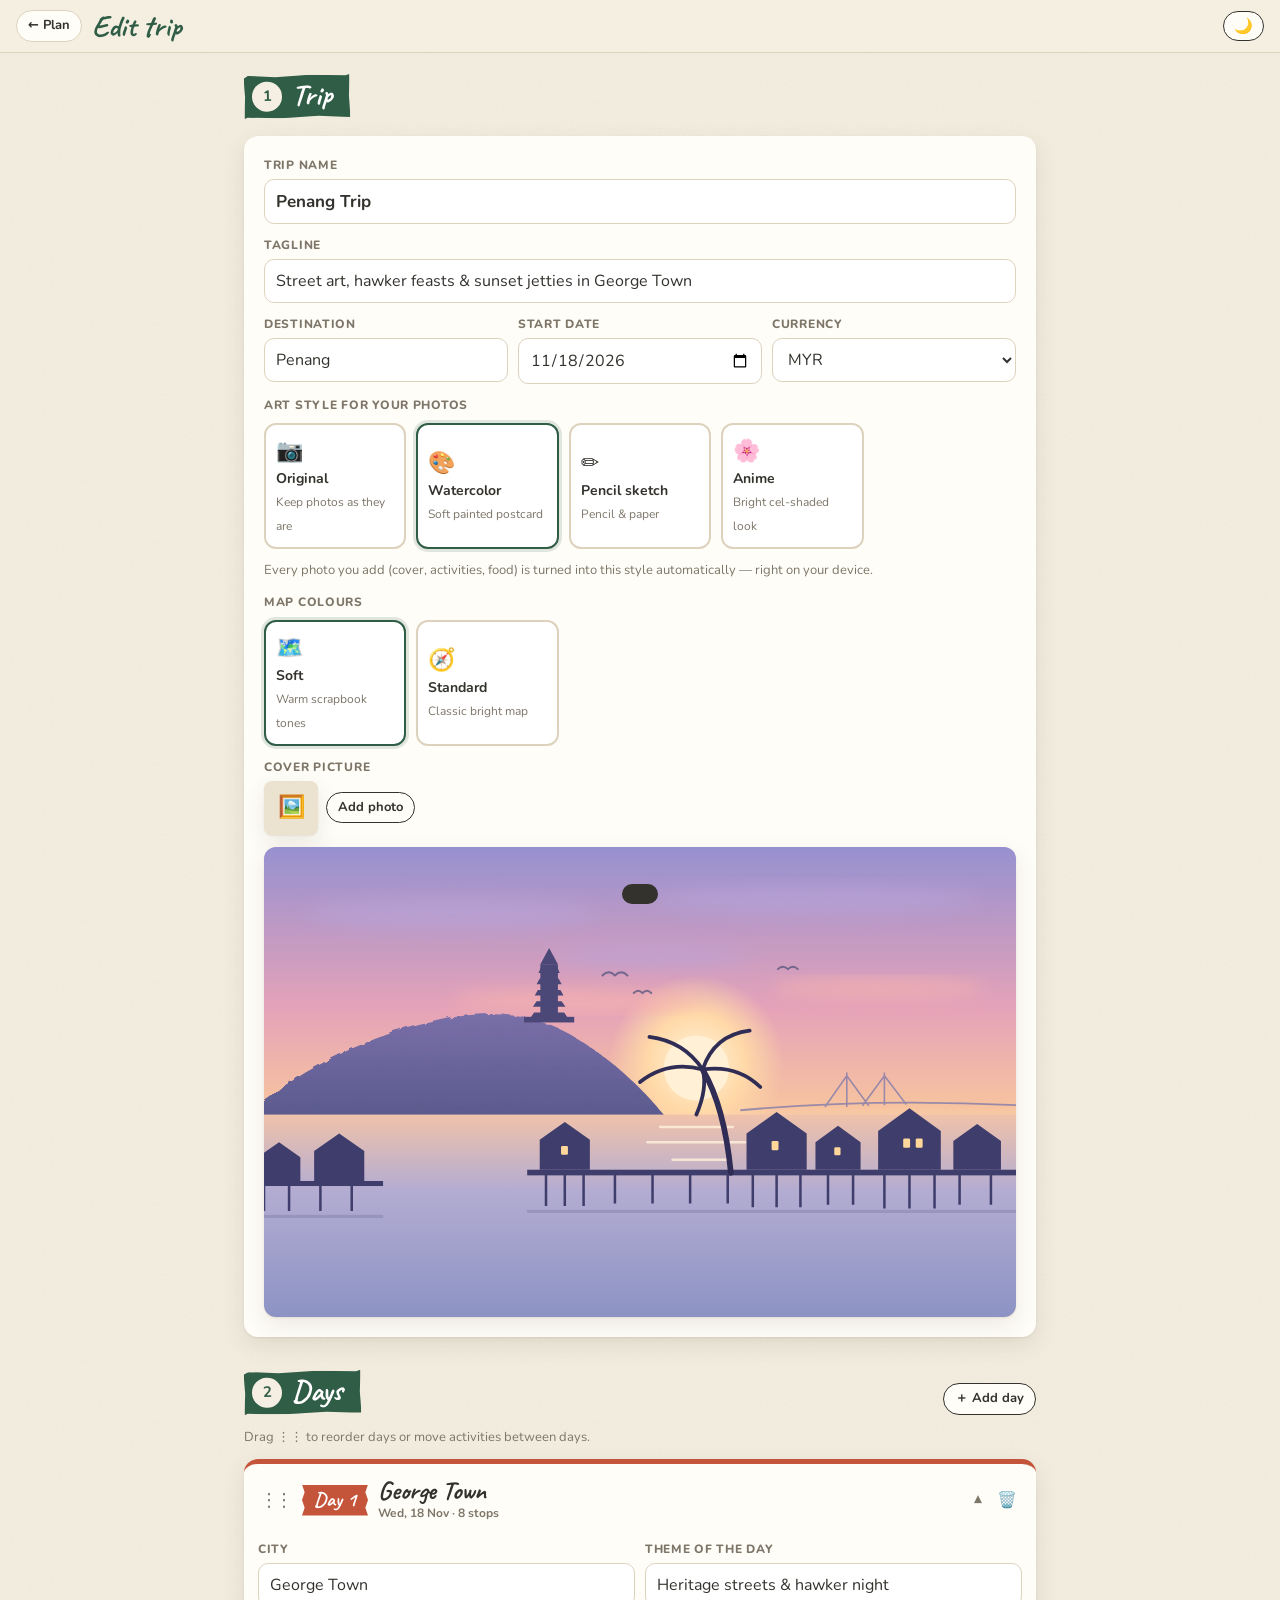
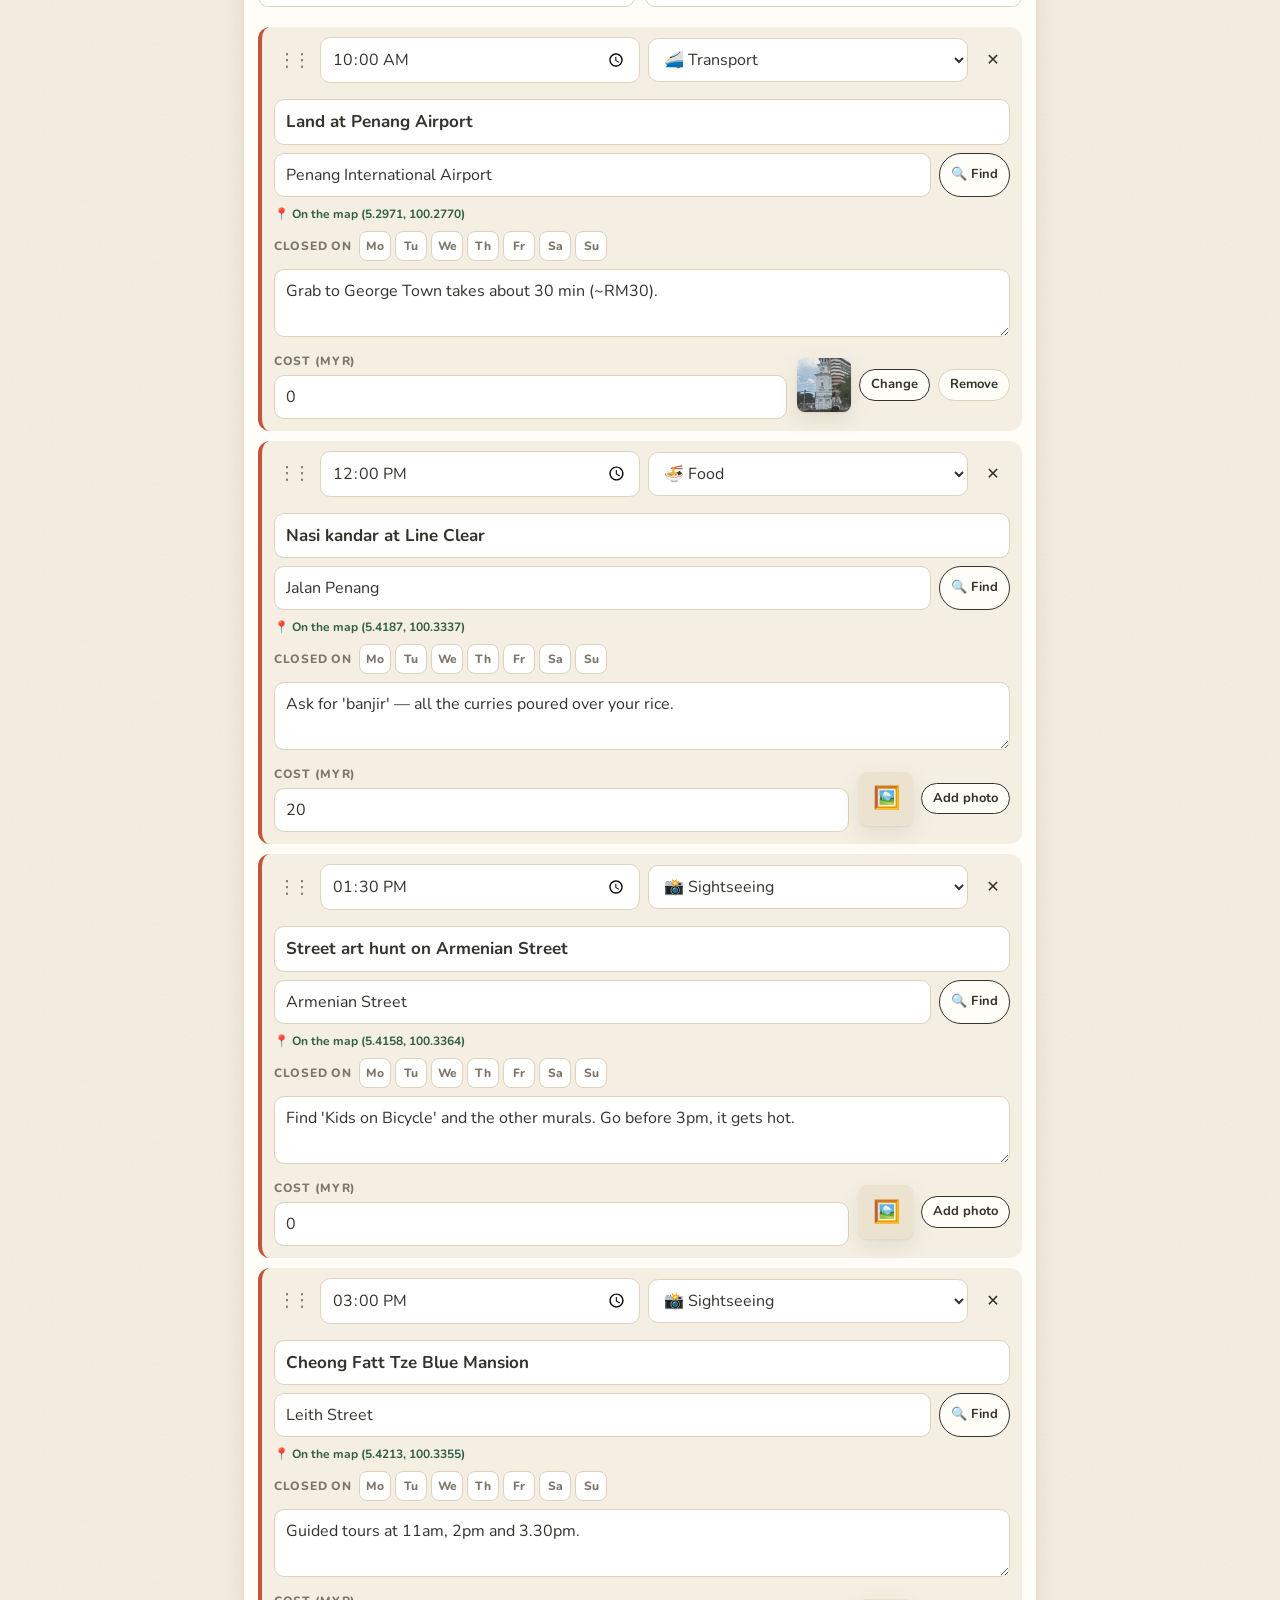
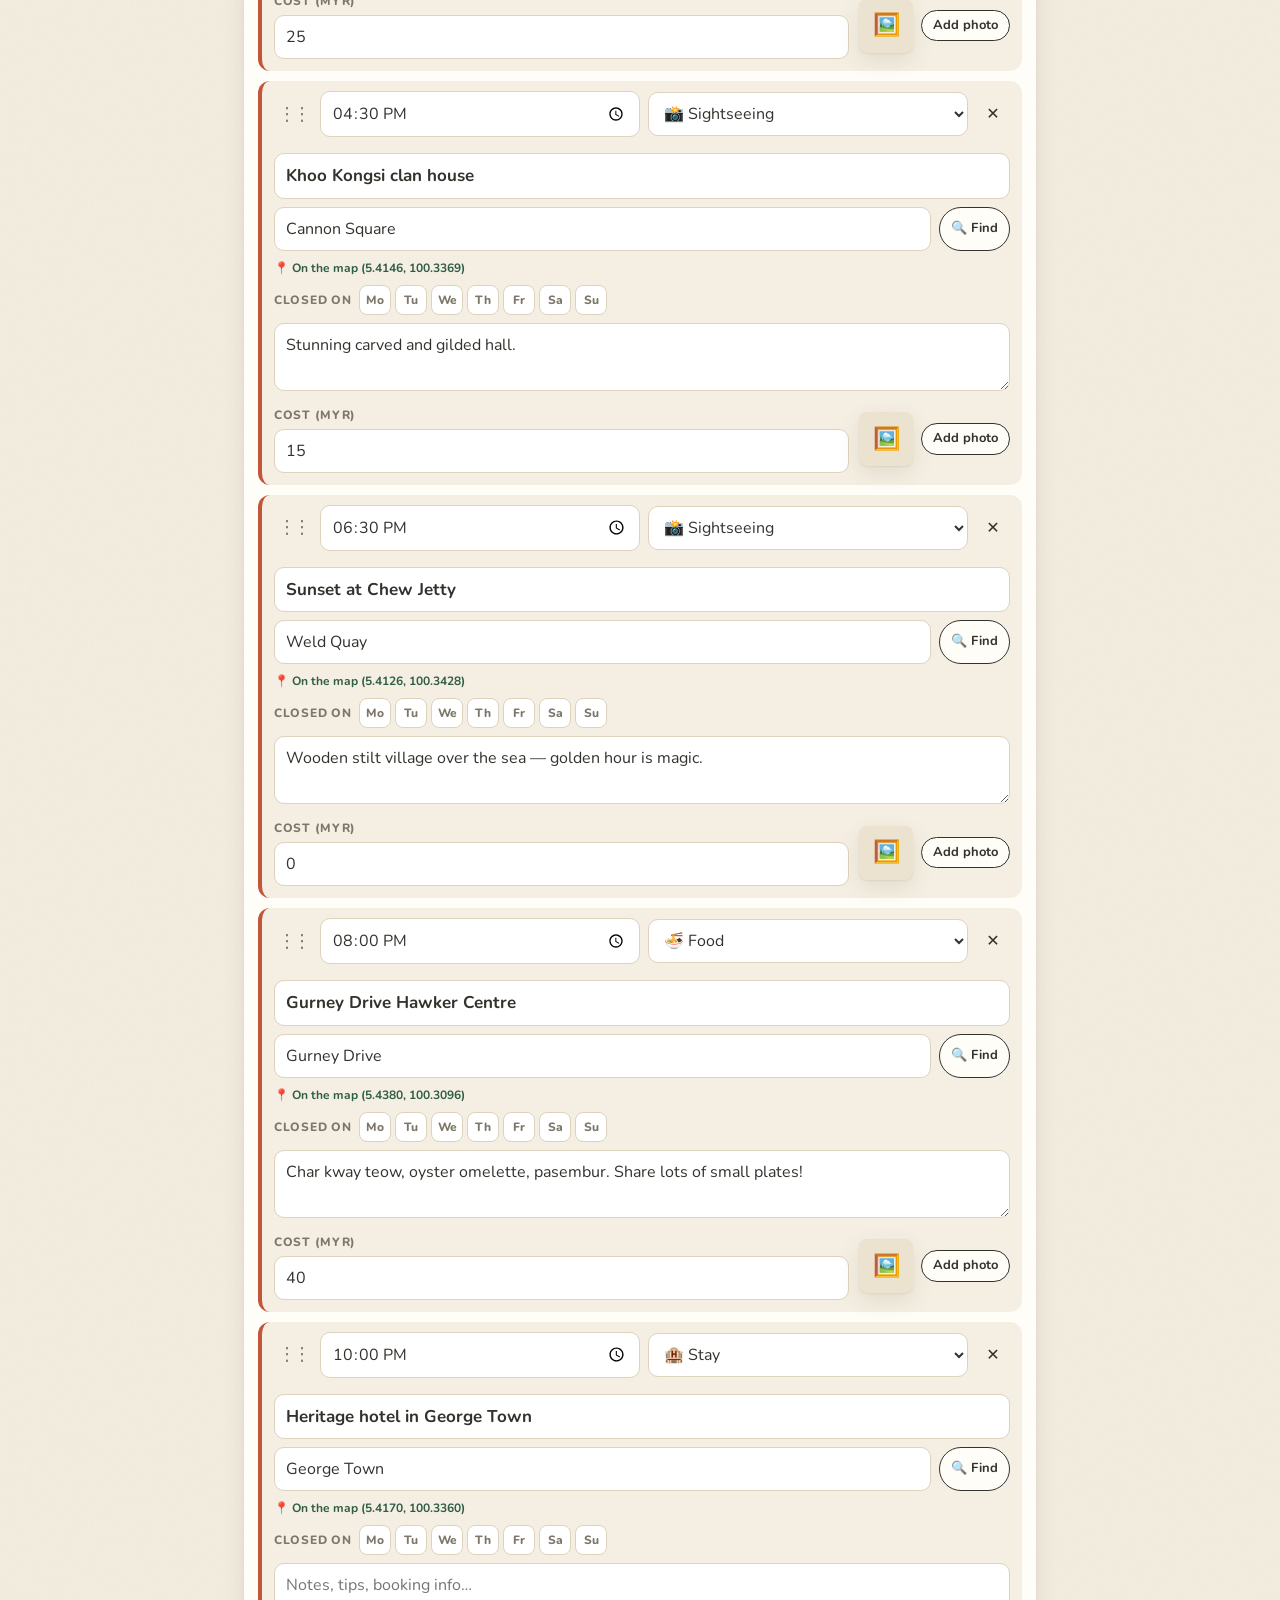
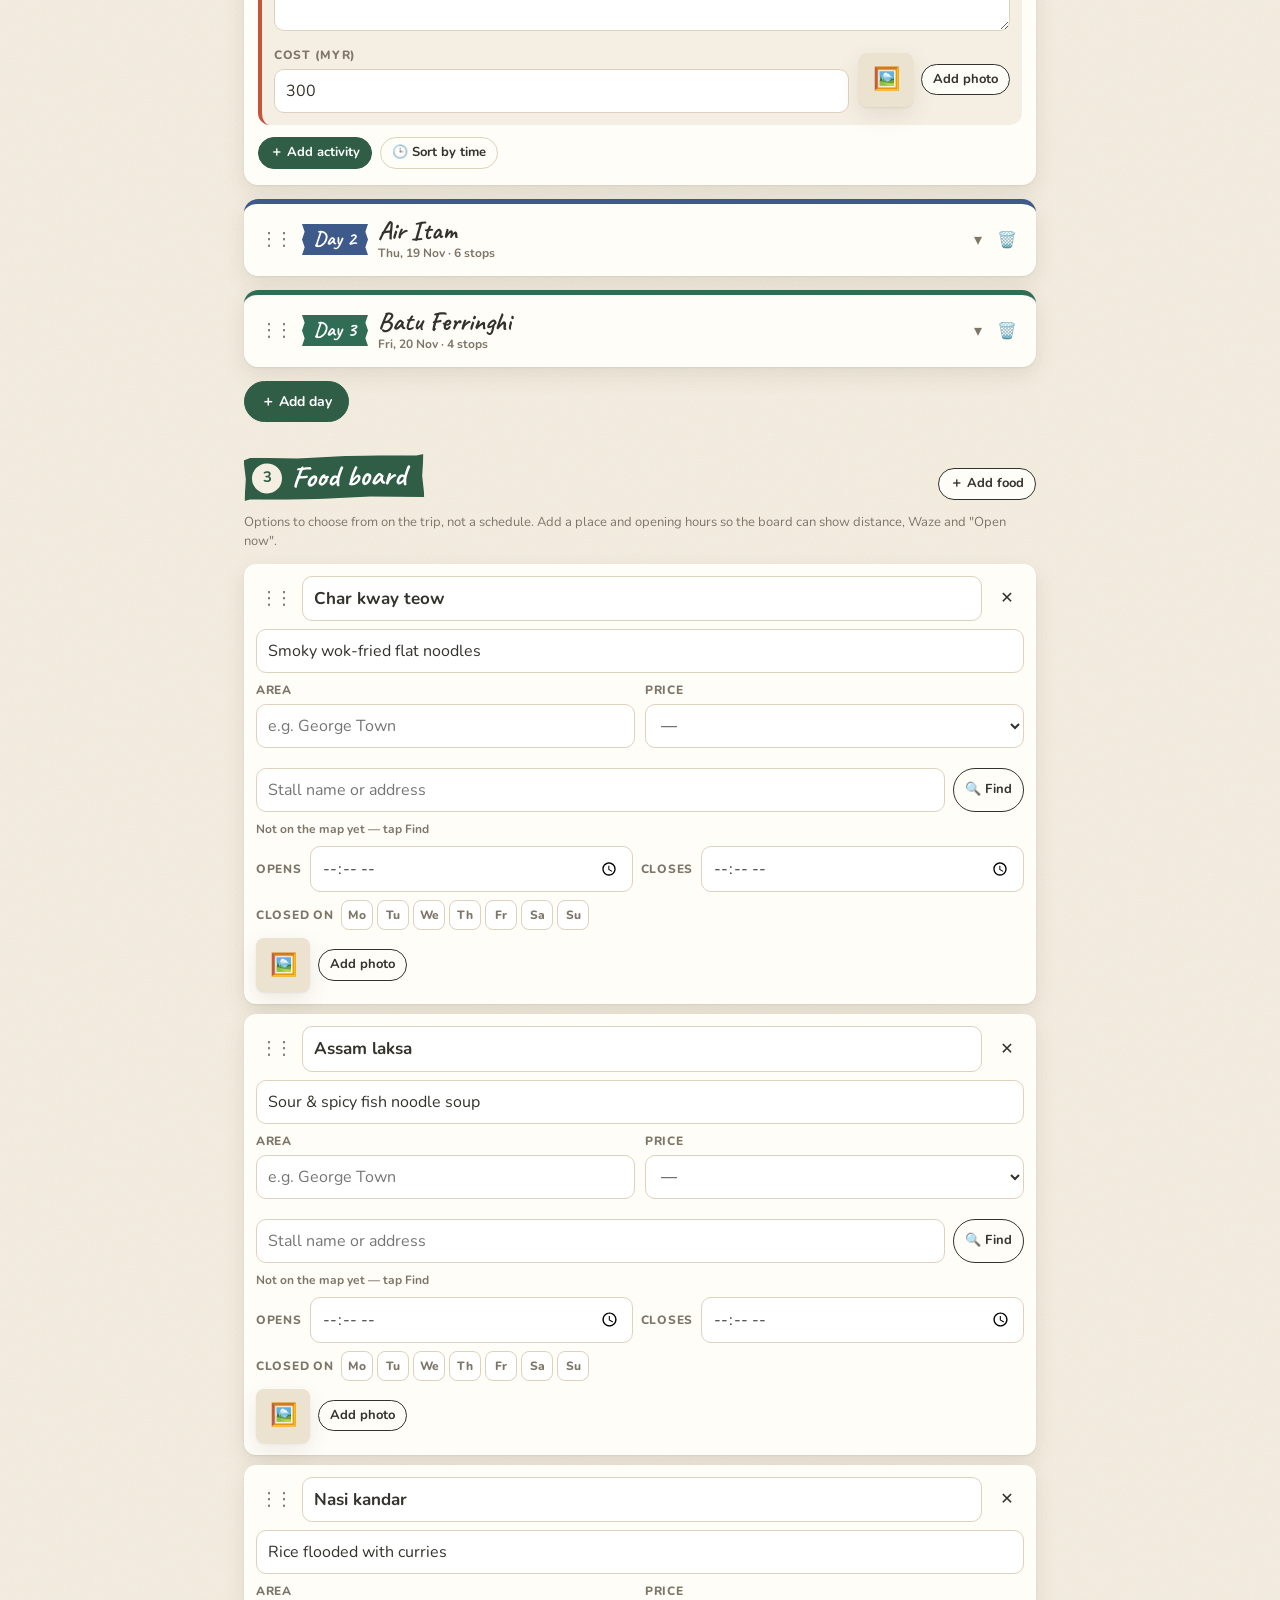
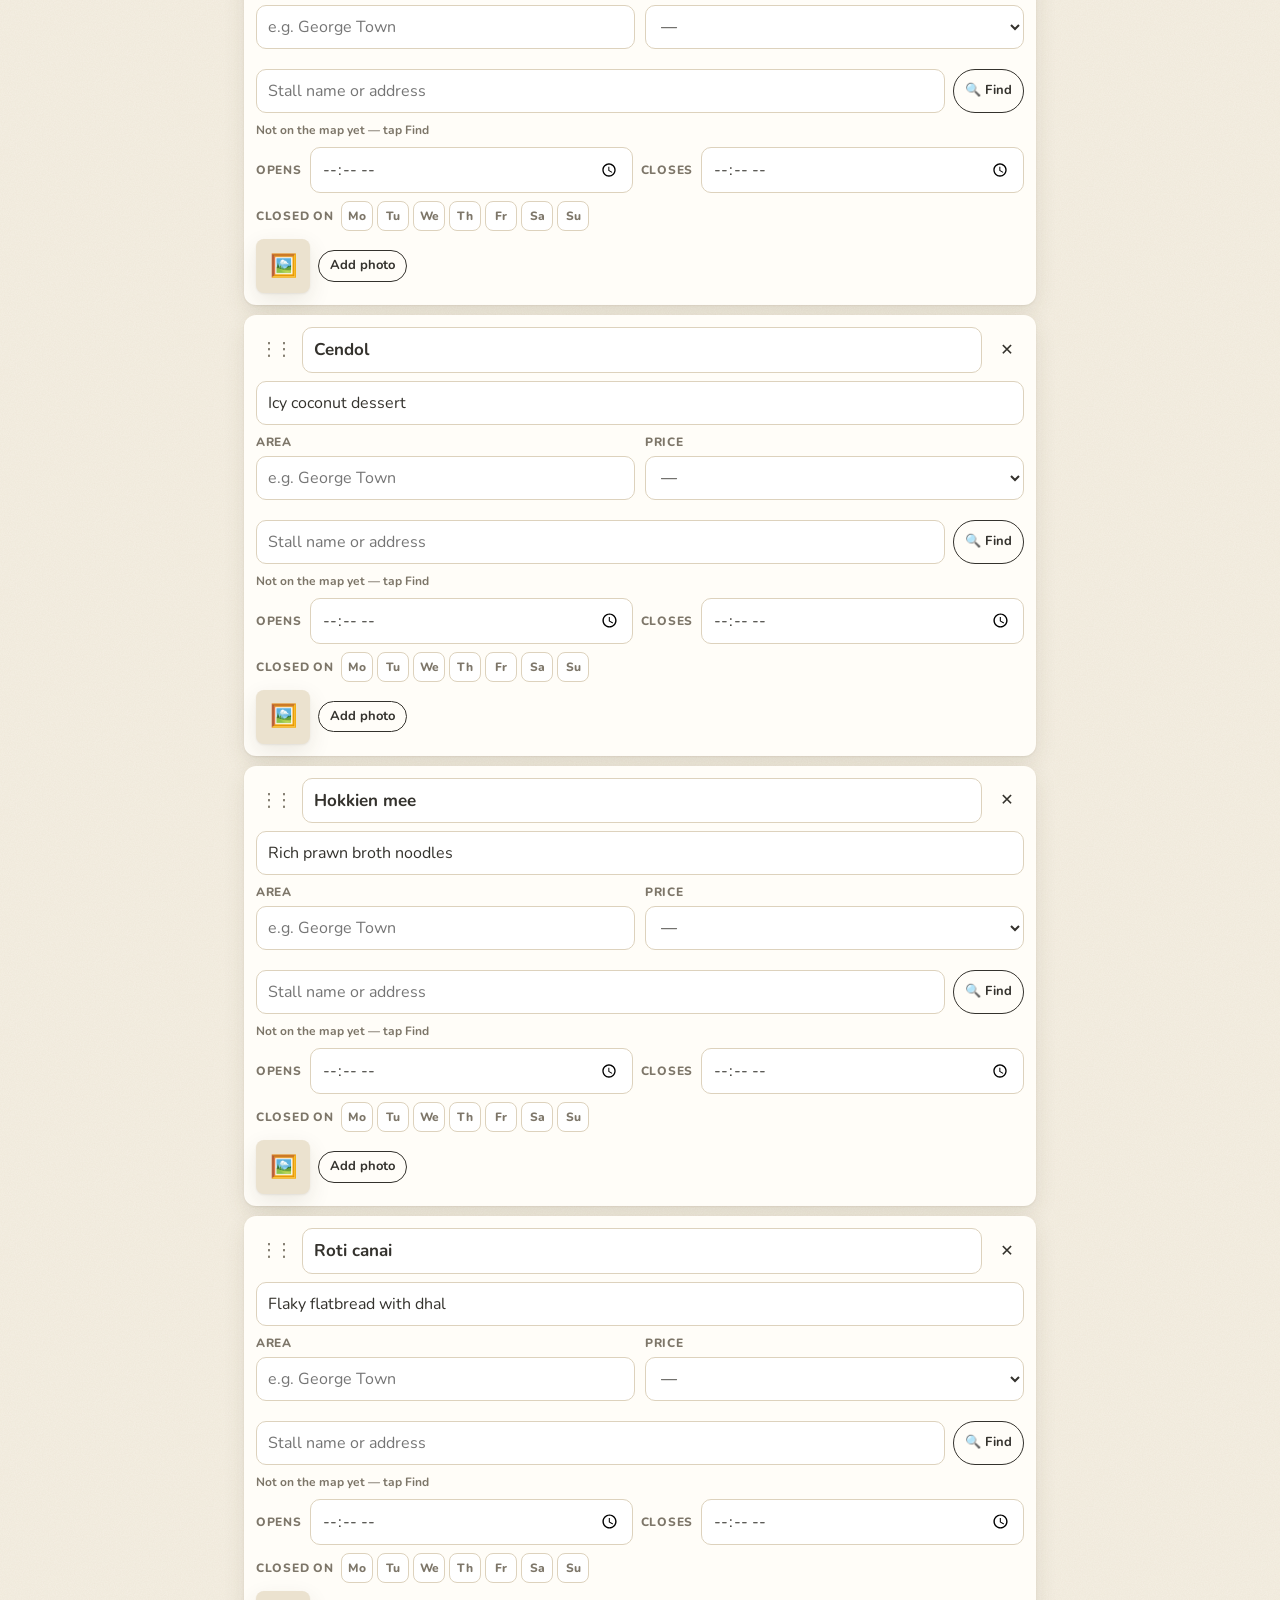
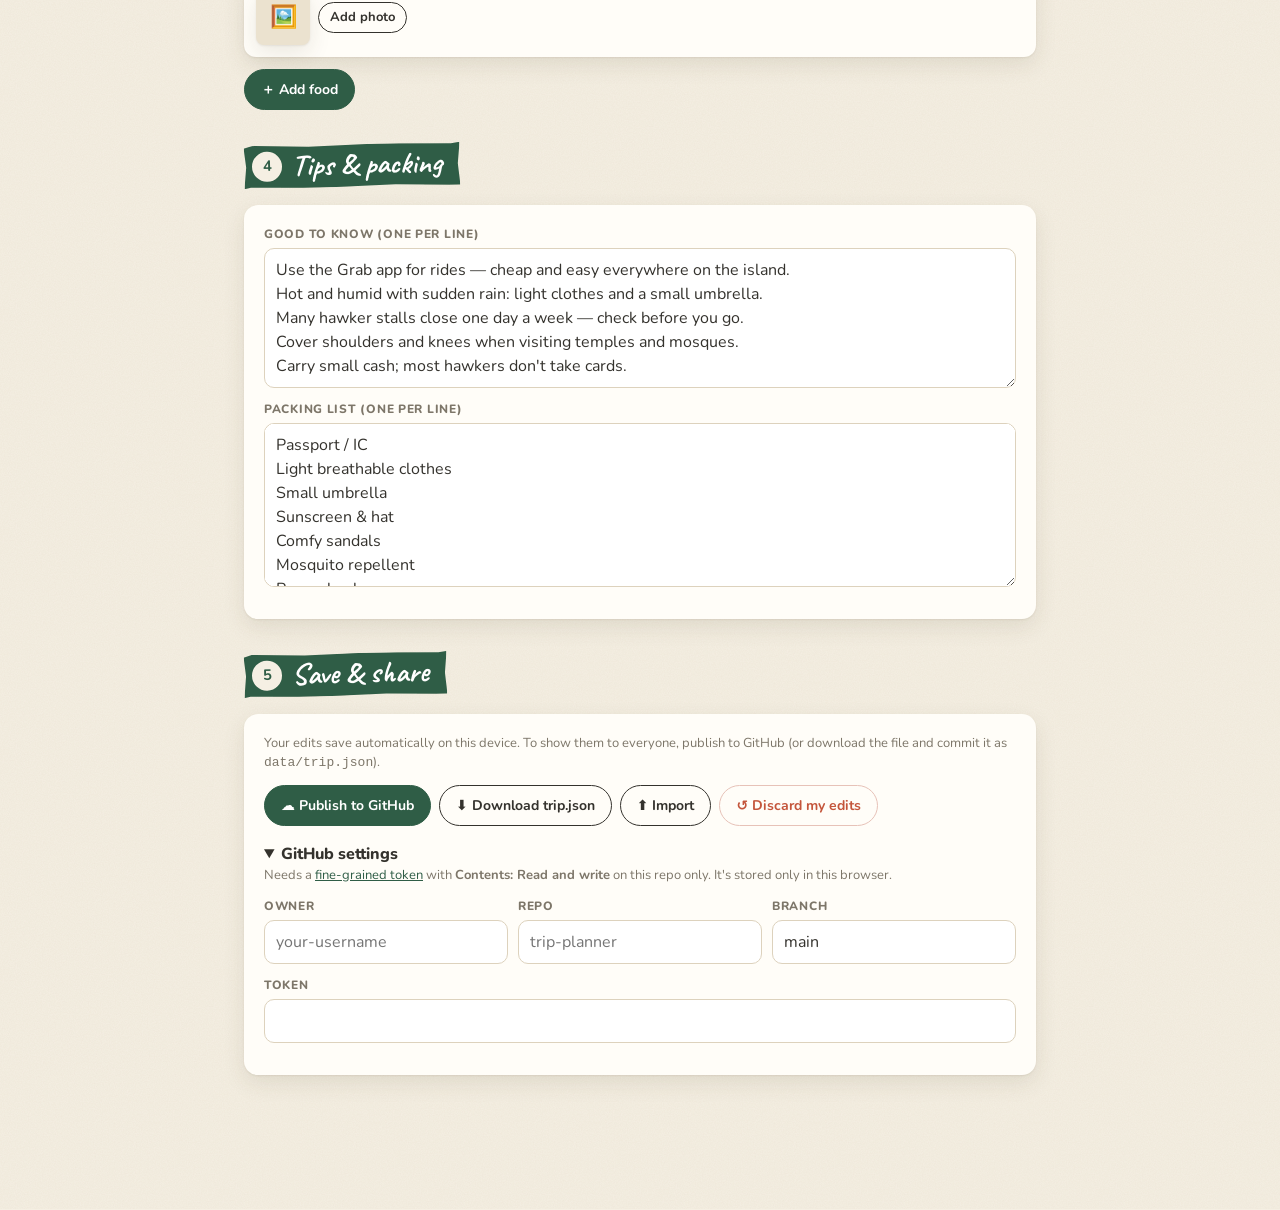
<file: edit.html>
<!doctype html>
<html lang="en">
<head>
  <meta charset="utf-8">
  <meta name="viewport" content="width=device-width, initial-scale=1, viewport-fit=cover">
  <meta name="theme-color" content="#f5efe3">
  <title>Edit Trip</title>
  <script>try{var t=localStorage.getItem('tripPlanner.theme');if(t)document.documentElement.dataset.theme=t}catch(e){}</script>
  <link rel="preconnect" href="https://fonts.googleapis.com">
  <link rel="preconnect" href="https://fonts.gstatic.com" crossorigin>
  <link href="https://fonts.googleapis.com/css2?family=Caveat:wght@500;700&family=Nunito:wght@400;600;700;800&display=swap" rel="stylesheet">
  <link rel="stylesheet" href="css/style.css">
</head>
<body>
  <header class="edit-top">
    <a class="btn small ghost" href="index.html">← Plan</a>
    <h1>Edit trip</h1>
    <span class="save-state" id="saveState"></span>
    <button class="btn small icon" id="themeToggle" type="button"></button>
  </header>
  <main class="edit-wrap" id="app"></main>

  <div class="busy" id="busy"><div><span class="brush">🖌️</span><p>Painting your photo…</p></div></div>
  <div class="toast" id="toast"></div>

  <script src="vendor/Sortable.min.js"></script>
  <script type="module" src="js/edit.js"></script>
</body>
</html>
</file>
<file: css/style.css>
:root {
  --paper: #f5efe3;
  --paper-2: #ebe2cf;
  --card: #fffdf8;
  --ink: #34322d;
  --muted: #7d7669;
  --line: #ddd2bd;
  --green: #2f5d46;
  --red: #c4553b;
  --blue: #3d5a8a;
  --gold: #b8862f;
  --tape: rgba(212, 192, 140, 0.6);
  --hand: 'Caveat', 'Ma Shan Zheng', cursive;
  --body: 'Nunito', 'Noto Sans SC', system-ui, -apple-system, sans-serif;
  --radius: 14px;
  --shadow: 0 1px 2px rgba(70, 55, 30, .08), 0 8px 22px rgba(70, 55, 30, .10);
  --shadow-lg: 0 2px 4px rgba(70, 55, 30, .1), 0 18px 40px rgba(70, 55, 30, .18);
  --frame: #fff;
  --field: #fff;
  --note-paper: #fffef9;
  --note-line: #e2dccb;
  --ring: #9c9584;
  --banner: #fff3d6;
  --glass: rgba(245, 239, 227, .88);
  --note-ink: #514d45;
  --map-bg: #e8e2d4;
  --waze-bg: #fdeceb;
  --on-ink: #fff;
  --hero-dim: none;
  color-scheme: light;
}

/* Night mode: follows the device unless the toggle picked a theme. */
@media (prefers-color-scheme: dark) {
  :root:not([data-theme="light"]) {
    --paper: #1c1a17; --paper-2: #2a2622; --card: #262320; --ink: #ece5d8; --muted: #a69d8e; --line: #3e3832;
    --green: #5c9a7b; --red: #e0735a; --blue: #86a3d6; --gold: #d3a24a; --tape: rgba(180, 160, 110, .45);
    --shadow: 0 1px 2px rgba(0, 0, 0, .3), 0 8px 22px rgba(0, 0, 0, .35);
    --shadow-lg: 0 2px 4px rgba(0, 0, 0, .35), 0 18px 40px rgba(0, 0, 0, .5);
    --frame: #ede6d8; --field: #2d2925; --note-paper: #2a2723; --note-line: #3a352f; --ring: #6f675b;
    --banner: #3a3020; --glass: rgba(28, 26, 23, .88); --note-ink: #cfc7b8; --map-bg: #22201d;
    --waze-bg: #3b2422; --on-ink: #1c1a17; --hero-dim: brightness(.78) saturate(.9);
    color-scheme: dark;
  }
}
:root[data-theme="dark"] {
  --paper: #1c1a17; --paper-2: #2a2622; --card: #262320; --ink: #ece5d8; --muted: #a69d8e; --line: #3e3832;
  --green: #5c9a7b; --red: #e0735a; --blue: #86a3d6; --gold: #d3a24a; --tape: rgba(180, 160, 110, .45);
  --shadow: 0 1px 2px rgba(0, 0, 0, .3), 0 8px 22px rgba(0, 0, 0, .35);
  --shadow-lg: 0 2px 4px rgba(0, 0, 0, .35), 0 18px 40px rgba(0, 0, 0, .5);
  --frame: #ede6d8; --field: #2d2925; --note-paper: #2a2723; --note-line: #3a352f; --ring: #6f675b;
  --banner: #3a3020; --glass: rgba(28, 26, 23, .88); --note-ink: #cfc7b8; --map-bg: #22201d;
  --waze-bg: #3b2422; --on-ink: #1c1a17; --hero-dim: brightness(.78) saturate(.9);
  color-scheme: dark;
}

* { box-sizing: border-box; }
html { scroll-behavior: smooth; -webkit-text-size-adjust: 100%; }
body {
  margin: 0;
  font-family: var(--body);
  color: var(--ink);
  background-color: var(--paper);
  background-image: url("data:image/svg+xml;utf8,<svg xmlns='http://www.w3.org/2000/svg' width='220' height='220'><filter id='n'><feTurbulence type='fractalNoise' baseFrequency='.85' numOctaves='2' stitchTiles='stitch'/><feColorMatrix values='0 0 0 0 .35 0 0 0 0 .27 0 0 0 0 .15 0 0 0 .08 0'/></filter><rect width='100%' height='100%' filter='url(%23n)'/></svg>");
  line-height: 1.5;
  overflow-x: hidden;
  -webkit-font-smoothing: antialiased;
}
img { max-width: 100%; }
button { font: inherit; color: inherit; cursor: pointer; }
a { color: var(--green); }

/* ---------- shared bits ---------- */
.label {
  display: inline-flex; align-items: center; gap: 10px;
  font-family: var(--hand); font-size: 30px; font-weight: 700; line-height: 1.1;
  color: #fff; background: var(--green);
  padding: 4px 18px 6px 8px; margin: 0 0 18px;
  transform: rotate(-1.2deg);
  box-shadow: var(--shadow);
  clip-path: polygon(0 6%, 4% 0, 30% 4%, 62% 0, 96% 3%, 100% 0, 99% 50%, 100% 100%, 70% 96%, 35% 100%, 3% 97%, 0 100%, 1% 50%);
}
.label b {
  display: grid; place-items: center; width: 30px; height: 30px; border-radius: 50%;
  background: var(--paper); color: var(--green); font-family: var(--body); font-size: 15px;
}
.tape-chip {
  display: inline-block; font-family: var(--hand); font-weight: 700; font-size: 20px; line-height: 1; white-space: nowrap; flex: none;
  color: #fff; background: var(--c, var(--green)); padding: 5px 12px 6px;
  clip-path: polygon(0 0, 100% 0, 96% 25%, 100% 50%, 96% 75%, 100% 100%, 0 100%, 4% 75%, 0 50%, 4% 25%);
}
.taped { position: relative; }
.taped::before {
  content: ""; position: absolute; top: -11px; left: 50%; width: 96px; height: 24px; z-index: 2;
  transform: translateX(-50%) rotate(-3deg);
  background: repeating-linear-gradient(45deg, rgba(255,255,255,.28) 0 6px, transparent 6px 12px), var(--tape);
  box-shadow: 0 1px 2px rgba(0,0,0,.06);
}
.card {
  background: var(--card); border-radius: var(--radius); box-shadow: var(--shadow); padding: 20px;
}
.polaroid {
  margin: 0; background: var(--frame); color: #34322d; padding: 7px 7px 28px; position: relative;
  box-shadow: var(--shadow); transform: rotate(calc(var(--r, 0) * 1deg));
  transition: transform .35s cubic-bezier(.3,1.5,.5,1), box-shadow .3s;
}
.polaroid img, .polaroid .ph { display: block; width: 100%; aspect-ratio: 1; object-fit: cover; }
.polaroid figcaption {
  position: absolute; left: 0; right: 0; bottom: 3px; text-align: center;
  font-family: var(--hand); font-size: 19px; line-height: 1.1; white-space: nowrap; overflow: hidden; text-overflow: ellipsis; padding: 0 6px;
}
.ph {
  display: grid !important; place-items: center; font-size: 44px;
  background: radial-gradient(circle at 30% 25%, #fff6 0 20%, transparent 21%), linear-gradient(135deg, #f3d9c9, #d9e2ef 60%, #e3ead6);
}
.btn {
  display: inline-flex; align-items: center; justify-content: center; gap: 6px;
  border: 1.5px solid var(--ink); background: var(--card); border-radius: 999px;
  padding: 9px 16px; font-weight: 700; font-size: 14px; text-decoration: none; color: var(--ink);
  transition: transform .15s, background .2s, box-shadow .2s;
}
.btn:hover { transform: translateY(-1px); box-shadow: 0 3px 0 var(--ink); }
.btn:active { transform: translateY(1px); box-shadow: none; }
.btn.primary { background: var(--green); border-color: var(--green); color: #fff; }
.btn.primary:hover { box-shadow: 0 3px 0 #1d3b2c; }
.btn.ghost { border-color: var(--line); }
.btn.small { padding: 5px 11px; font-size: 13px; }
.btn.danger { color: var(--red); border-color: #e7c2b8; }

.toast {
  position: fixed; left: 50%; bottom: 24px; z-index: 200; transform: translate(-50%, 140%);
  background: var(--ink); color: var(--on-ink); padding: 10px 18px; border-radius: 999px; font-weight: 700; font-size: 14px;
  transition: transform .35s cubic-bezier(.3,1.4,.5,1); max-width: calc(100% - 32px); text-align: center;
}
.toast.show { transform: translate(-50%, 0); }

.reveal { opacity: 0; transform: translateY(18px); transition: opacity .6s ease, transform .6s cubic-bezier(.2,.8,.2,1); }
.reveal.in { opacity: 1; transform: none; }
@media (prefers-reduced-motion: reduce) {
  .reveal { opacity: 1; transform: none; transition: none; }
  * { animation: none !important; scroll-behavior: auto !important; }
}

/* ---------- plan page ---------- */
.hero { position: relative; min-height: min(86vh, 700px); display: flex; flex-direction: column; justify-content: flex-end; }
.hero-art {
  position: absolute; inset: 0; overflow: hidden;
  -webkit-mask-image: linear-gradient(to bottom, #000 50%, transparent 97%);
  mask-image: linear-gradient(to bottom, #000 50%, transparent 97%);
}
.hero-art > img, .hero-art > svg { width: 100%; height: 100%; object-fit: cover; display: block; filter: var(--hero-dim); animation: drift 30s ease-in-out infinite alternate; transform-origin: 50% 40%; }
@keyframes drift { from { transform: scale(1.04); } to { transform: scale(1.14) translateY(-1.5%); } }
.hero-text { position: relative; text-align: center; padding: 0 20px 26px; }
.hero h1 {
  font-family: var(--hand); font-weight: 700; color: var(--green);
  font-size: clamp(50px, 14vw, 104px); line-height: .9; margin: 0 0 8px;
  text-shadow: 0 0 18px var(--paper), 0 0 6px var(--paper);
  animation: inkIn 1.2s cubic-bezier(.2,.8,.2,1) both;
}
@keyframes inkIn { from { opacity: 0; transform: translateY(16px) rotate(-2deg); filter: blur(6px); } to { opacity: 1; transform: rotate(-1.5deg); filter: none; } }
.hero .subtitle { margin: 0 auto 14px; max-width: 520px; font-size: 16px; color: var(--ink); text-shadow: 0 0 10px var(--paper); }
.hero .meta { display: flex; flex-wrap: wrap; gap: 8px; justify-content: center; align-items: center; }
.pill {
  display: inline-flex; align-items: center; gap: 6px; background: var(--card); border-radius: 999px;
  padding: 6px 14px; font-weight: 700; font-size: 14px; box-shadow: var(--shadow);
}
.pill.accent { background: var(--red); color: #fff; }
.stamp {
  position: absolute; top: 16px; right: 16px; z-index: 3; min-width: 92px; max-width: 150px; padding: 7px; text-align: center;
  background: radial-gradient(circle at 5px 5px, transparent 3.2px, #efe6cf 3.7px) -5px -5px / 10px 10px;
  transform: rotate(7deg); filter: drop-shadow(0 4px 8px rgba(70,55,30,.18));
  animation: stampIn .8s .5s cubic-bezier(.3,1.6,.5,1) both;
}
.stamp div { background: #efe6cf; outline: 6px solid #efe6cf; border: 1.5px solid var(--green); color: var(--green); padding: 8px 2px; }
.stamp small { display: block; font-size: 10px; letter-spacing: .2em; text-transform: uppercase; }
.stamp strong { display: block; font-family: var(--hand); font-size: 24px; line-height: 1; padding: 0 6px; }
.stamp span { font-size: 22px; }
@keyframes stampIn { from { opacity: 0; transform: scale(1.8) rotate(20deg); } to { opacity: 1; transform: rotate(7deg); } }
.top-actions { position: absolute; top: 16px; left: 16px; z-index: 3; }

.local-banner {
  margin: 0 16px 8px; padding: 10px 14px; border-radius: 12px; background: var(--banner); border: 1px dashed var(--gold);
  font-size: 13px; text-align: center;
}

.daybar {
  position: sticky; top: 0; z-index: 30; display: flex; gap: 10px; overflow-x: auto; scrollbar-width: none;
  padding: 12px 16px; background: var(--glass); backdrop-filter: blur(10px); -webkit-backdrop-filter: blur(10px);
  border-bottom: 1px solid rgba(0,0,0,.05); scroll-snap-type: x proximity;
}
.daybar::-webkit-scrollbar { display: none; }
.daybar button {
  flex: none; border: 0; background: none; padding: 0; scroll-snap-align: start;
  transition: transform .25s cubic-bezier(.3,1.6,.5,1), opacity .2s; opacity: .55;
}
.daybar button .tape-chip { font-size: 18px; }
.daybar button small { display: block; font-size: 11px; font-weight: 700; color: var(--muted); margin-top: 3px; }
.daybar button.active { opacity: 1; transform: rotate(-3deg) scale(1.06); }

.layout { max-width: 1240px; margin: 0 auto; padding: 22px 16px 120px; display: grid; grid-template-columns: minmax(0, 1fr); gap: 28px; }
.content > section { margin-bottom: 46px; scroll-margin-top: 80px; }

/* route overview */
.route-strip { display: flex; align-items: flex-start; overflow-x: auto; padding: 18px 6px 10px; scrollbar-width: thin; }
.route-stop { flex: none; display: flex; flex-direction: column; align-items: center; gap: 4px; width: 92px; text-align: center; border: 0; background: none; padding: 0; }
.route-stop .pin {
  width: 42px; height: 42px; border-radius: 50% 50% 50% 0; transform: rotate(-45deg); background: var(--c);
  display: grid; place-items: center; box-shadow: var(--shadow); transition: transform .3s cubic-bezier(.3,1.6,.5,1);
}
.route-stop:hover .pin { transform: rotate(-45deg) scale(1.12) translate(2px,-2px); }
.route-stop .pin span { transform: rotate(45deg); color: #fff; font-weight: 800; font-size: 14px; }
.route-stop b { font-family: var(--hand); font-size: 21px; line-height: 1.05; margin-top: 4px; }
.route-stop small { color: var(--muted); font-size: 11px; }
.route-link { flex: 1 0 40px; min-width: 40px; position: relative; height: 42px; display: grid; place-items: center; }
.route-link::before {
  content: ""; position: absolute; left: 0; right: 0; top: 50%;
  border-top: 2.5px dashed var(--ink); opacity: .45;
  -webkit-mask: linear-gradient(90deg, #000 0 0) no-repeat 0 0 / 0% 100%;
  mask: linear-gradient(90deg, #000 0 0) no-repeat 0 0 / 0% 100%;
}
.in .route-link::before { animation: drawLine 1s forwards; animation-delay: calc(var(--i) * .35s); }
@keyframes drawLine { to { -webkit-mask-size: 100% 100%; mask-size: 100% 100%; } }
.route-link span { position: relative; background: var(--card); border-radius: 50%; font-size: 15px; padding: 2px; }

/* days */
.day { --c: var(--green); }
/* days fold into compact cards; today (or a tapped day) opens */
.day { margin-bottom: 30px; }
.day.folded {
  background: var(--card); border-radius: var(--radius); box-shadow: var(--shadow);
  border-left: 5px solid var(--c); padding: 14px 14px 10px; margin-bottom: 14px;
}
.day.folded .timeline { display: none; }
.day:not(.folded) .day-peek { display: none; }
.day.past.folded { opacity: .62; }
.day-head {
  width: 100%; display: flex; align-items: center; gap: 12px; margin: 0 0 16px; padding: 0;
  border: 0; background: none; color: inherit; text-align: left; cursor: pointer;
}
.day.folded .day-head { margin-bottom: 6px; }
.day-titles { flex: 1; min-width: 0; display: flex; flex-direction: column; }
.day-city { font-family: var(--hand); font-size: 36px; font-weight: 700; line-height: 1; }
.day.folded .day-city { font-size: 30px; }
.day-sub { margin-top: 2px; color: var(--muted); font-size: 13px; font-weight: 600; }
.day-meta { display: flex; flex-wrap: wrap; align-items: center; gap: 4px 10px; margin-top: 4px; font-size: 13px; font-weight: 700; }
.day-meta:empty { display: none; }
.day-head .day-total { color: var(--c); white-space: nowrap; }
.wx-day:empty { display: none; }
.closed-count { color: var(--red); }
.today-pill { font: 800 11px var(--body); font-style: normal; vertical-align: middle; background: var(--c); color: #fff; padding: 3px 8px; border-radius: 99px; letter-spacing: .04em; text-transform: uppercase; }
.day-head .chev { font-size: 18px; color: var(--muted); transition: transform .3s; }
.day:not(.folded) .day-head .chev { transform: rotate(180deg); }
.day-peek {
  margin: 0; font-size: 13px; color: var(--muted); cursor: pointer;
  display: -webkit-box; -webkit-line-clamp: 2; -webkit-box-orient: vertical; overflow: hidden;
}

/* today: "Next up" card */
#today { scroll-margin-top: 80px; }
.today-card { background: var(--card); border-radius: var(--radius); box-shadow: var(--shadow-lg); border-top: 5px solid var(--c); padding: 22px 16px 10px; }
.today-head { display: flex; align-items: center; flex-wrap: wrap; gap: 8px 12px; margin-bottom: 8px; }
.today-head .btn { margin-left: auto; }
.wx-today { flex-basis: 100%; font-weight: 700; font-size: 14px; }
.wx-today:empty { display: none; }
.today-stop { display: flex; align-items: center; gap: 12px; padding: 12px 0; border-top: 1px dashed var(--line); }
.today-label { flex: none; width: 50px; font-family: var(--hand); font-size: 26px; font-weight: 700; color: var(--c); }
.today-main { flex: 1; min-width: 0; }
.today-main b { display: block; font-size: 16px; line-height: 1.3; }
.today-main small { color: var(--muted); font-weight: 600; }
.today-actions { display: flex; align-items: center; gap: 6px; }
.today-done { margin: 0; padding: 12px 0 8px; border-top: 1px dashed var(--line); }

/* weather + closed days */
.wx-act { display: contents; }
.chip.wx { background: var(--paper); color: var(--ink); font-weight: 600; }
.chip.wx.wet { background: color-mix(in srgb, var(--red) 15%, var(--card)); color: var(--red); }
.closed-warn { margin: 6px 0 0; font-size: 13px; font-weight: 700; color: var(--red); }
.act.is-closed { border-left-color: var(--red); }

/* theme toggle */
.top-actions { display: flex; gap: 8px; }
.btn.icon { padding: 5px 10px; font-size: 15px; line-height: 1.2; }
.timeline { list-style: none; margin: 0; padding: 0 0 0 38px; position: relative; }
.timeline::before { content: ""; position: absolute; left: 15px; top: 14px; bottom: 30px; border-left: 2.5px dashed var(--c); opacity: .55; }
.stop { position: relative; margin-bottom: 16px; }
.stop .dot {
  position: absolute; left: -38px; top: 12px; width: 32px; height: 32px; border-radius: 50%;
  display: grid; place-items: center; font-size: 15px; background: var(--card); border: 2.5px solid var(--c); z-index: 1;
}
.act {
  background: var(--card); border-radius: var(--radius); box-shadow: var(--shadow); padding: 14px 16px;
  display: flex; gap: 14px; align-items: flex-start; cursor: pointer;
  transition: transform .25s cubic-bezier(.3,1.4,.5,1), box-shadow .25s;
  border-left: 4px solid transparent;
}
.act:hover { transform: translateY(-2px) rotate(-.25deg); box-shadow: var(--shadow-lg); }
.act.flash { border-left-color: var(--c); }
.act-main { flex: 1; min-width: 0; }
.act .time { font-family: var(--hand); font-size: 23px; font-weight: 700; color: var(--c); line-height: 1; }
.act h3 { margin: 3px 0 2px; font-size: 17px; line-height: 1.3; }
.act .place { color: var(--muted); font-size: 13px; }
.act .note {
  margin: 8px 0 0; font-size: 14px; color: var(--note-ink);
  display: -webkit-box; -webkit-line-clamp: 2; -webkit-box-orient: vertical; overflow: hidden;
}
.act.open .note { -webkit-line-clamp: unset; }
.act-foot { display: flex; flex-wrap: wrap; align-items: center; gap: 6px; margin-top: 10px; }
.chip {
  display: inline-flex; align-items: center; gap: 4px; border: 0; border-radius: 999px; padding: 3px 10px;
  font-size: 12px; font-weight: 700; background: var(--paper); color: var(--ink);
}
.chip.cost { background: color-mix(in srgb, var(--c) 16%, var(--card)); color: var(--c); }
.chip.map-btn { background: var(--ink); color: var(--on-ink); }
.waze-btn {
  display: inline-grid; place-items: center; width: 30px; height: 30px; border-radius: 50%;
  background: var(--waze-bg); text-decoration: none; transition: transform .25s cubic-bezier(.3,1.6,.5,1);
}
.waze-btn:hover { transform: rotate(-12deg) scale(1.12); }
.waze-btn:active { transform: scale(.92); }
.popup-actions { margin-top: 8px; }
.act .polaroid { width: 104px; flex: none; padding: 5px 5px 8px; }
.act .polaroid:hover { transform: rotate(0) scale(1.06); }

/* food */
.food-row { display: flex; gap: 18px; overflow-x: auto; padding: 18px 4px 22px; scroll-snap-type: x mandatory; scrollbar-width: thin; }
.food-row .polaroid { flex: none; width: 158px; scroll-snap-align: start; cursor: pointer; }
.food-row .polaroid:hover { transform: rotate(0) translateY(-6px) scale(1.04); box-shadow: var(--shadow-lg); z-index: 2; }
.food-row .polaroid p { margin: 0; position: absolute; left: 0; right: 0; bottom: -20px; text-align: center; font-size: 12px; color: var(--muted); }
.food-row .polaroid { margin-bottom: 18px; }

/* notebook tips */
.notebook {
  position: relative; background: var(--note-paper); border-radius: 6px; box-shadow: var(--shadow);
  padding: 30px 18px 18px 46px;
  background-image: linear-gradient(90deg, transparent 34px, rgba(196,85,59,.35) 34px 35px, transparent 35px),
                    repeating-linear-gradient(var(--note-paper) 0 33px, var(--note-line) 33px 34px);
}
.notebook::before {
  content: ""; position: absolute; top: -9px; left: 22px; right: 22px; height: 18px;
  background: radial-gradient(circle at 9px 9px, var(--paper) 0 5px, var(--ring) 5.5px 7px, transparent 7.5px) 0 0 / 30px 18px repeat-x;
}
.notebook ol { margin: 0; padding: 0 0 0 4px; list-style: none; counter-reset: tip; }
.notebook li { font-family: var(--hand); font-size: 23px; line-height: 34px; counter-increment: tip; position: relative; }
.notebook li::before { content: counter(tip) "."; position: absolute; left: -26px; color: var(--red); font-weight: 700; }

/* packing */
.pack-head { display: flex; align-items: center; gap: 12px; margin-bottom: 12px; }
.progress { flex: 1; height: 10px; background: var(--paper-2); border-radius: 99px; overflow: hidden; }
.progress i { display: block; height: 100%; background: linear-gradient(90deg, var(--green), #6f9a4f); border-radius: 99px; transition: width .5s cubic-bezier(.3,1.3,.5,1); }
.pack-list { list-style: none; margin: 0; padding: 0; display: grid; grid-template-columns: repeat(auto-fill, minmax(190px, 1fr)); gap: 8px; }
.pack-list label {
  display: flex; align-items: center; gap: 10px; padding: 10px 12px; border-radius: 12px; background: var(--paper);
  cursor: pointer; font-weight: 600; font-size: 15px; transition: background .2s;
}
.pack-list input { appearance: none; -webkit-appearance: none; width: 22px; height: 22px; border: 2px solid var(--ink); border-radius: 6px; margin: 0; flex: none; display: grid; place-items: center; transition: background .2s; }
.pack-list input:checked { background: var(--green); border-color: var(--green); }
.pack-list input:checked::after { content: "✓"; color: var(--card); font-size: 14px; font-weight: 900; animation: pop .3s cubic-bezier(.3,1.8,.5,1); }
.pack-list input:checked + span { text-decoration: line-through; color: var(--muted); }
@keyframes pop { from { transform: scale(0); } to { transform: scale(1); } }

/* budget */
.budget { display: grid; grid-template-columns: auto 1fr; gap: 24px; align-items: center; }
.donut-wrap { position: relative; width: 170px; aspect-ratio: 1; }
.donut {
  width: 100%; height: 100%; border-radius: 50%;
  -webkit-mask: radial-gradient(circle, transparent 57%, #000 58%); mask: radial-gradient(circle, transparent 57%, #000 58%);
  transform: rotate(-90deg) scale(.6); opacity: 0; transition: transform 1s cubic-bezier(.3,1.3,.5,1), opacity .6s;
}
.in .donut { transform: none; opacity: 1; }
.donut-center { position: absolute; inset: 0; display: grid; place-content: center; text-align: center; }
.donut-center b { font-size: 19px; }
.donut-center small { color: var(--muted); font-size: 12px; }
.legend { list-style: none; padding: 0; margin: 0; display: grid; gap: 8px; }
.legend li { display: flex; align-items: center; gap: 8px; font-size: 14px; }
.legend i { width: 12px; height: 12px; border-radius: 4px; flex: none; }
.legend span:last-child { margin-left: auto; font-weight: 800; }
.daybars { grid-column: 1 / -1; display: grid; gap: 8px; width: 100%; justify-self: stretch; }
.daybars div { display: grid; grid-template-columns: 48px 1fr auto; gap: 10px; align-items: center; font-size: 13px; font-weight: 700; }
.daybars .bar { height: 10px; border-radius: 99px; background: var(--paper-2); overflow: hidden; }
.daybars .bar i { display: block; height: 100%; width: 0; border-radius: 99px; background: var(--c); transition: width 1s cubic-bezier(.3,1.2,.5,1); }
@media (max-width: 480px) { .budget { grid-template-columns: 1fr; justify-items: center; } .legend { width: 100%; } }

.footer { text-align: center; padding: 10px 0 40px; color: var(--muted); }
.footer p { font-family: var(--hand); font-size: 26px; margin: 0 0 14px; color: var(--green); }

/* map: bottom sheet on phones, sticky panel on desktop */
.map-wrap {
  position: fixed; left: 0; right: 0; bottom: 0; z-index: 60; height: 78vh; height: 78dvh;
  background: var(--card); border-radius: 22px 22px 0 0; box-shadow: 0 -10px 40px rgba(0,0,0,.2);
  transform: translateY(105%); transition: transform .45s cubic-bezier(.2,.9,.2,1);
  display: flex; flex-direction: column; overflow: hidden;
}
.map-wrap.open { transform: none; }
.sheet-top { display: flex; align-items: center; gap: 8px; padding: 8px 12px; }
.sheet-handle { width: 44px; height: 5px; border-radius: 9px; background: var(--line); margin: 6px auto 0; }
.map-filter { display: flex; gap: 6px; overflow-x: auto; flex: 1; scrollbar-width: none; }
.map-filter button { flex: none; border: 1.5px solid var(--line); background: var(--card); border-radius: 999px; padding: 4px 11px; font-size: 13px; font-weight: 700; }
.map-filter button.active { background: var(--c, var(--ink)); border-color: var(--c, var(--ink)); color: #fff; }
.sheet-close { border: 0; background: var(--paper); width: 34px; height: 34px; border-radius: 50%; font-size: 16px; flex: none; }
#map { flex: 1; background: var(--map-bg); }
.map-notice {
  position: absolute; left: 12px; right: 12px; top: 12px; z-index: 500; background: var(--card); border-radius: 12px;
  box-shadow: var(--shadow); padding: 10px 12px; font-size: 13px; line-height: 1.4;
}
.backdrop { position: fixed; inset: 0; z-index: 55; background: rgba(40,30,20,.35); opacity: 0; pointer-events: none; transition: opacity .3s; }
.backdrop.show { opacity: 1; pointer-events: auto; }
.fab-map {
  position: fixed; right: 18px; bottom: 20px; z-index: 50; border: 0; border-radius: 999px;
  background: var(--ink); color: var(--on-ink); padding: 13px 20px; font-weight: 800; box-shadow: var(--shadow-lg);
  display: inline-flex; gap: 8px; align-items: center; animation: floaty 3s ease-in-out infinite;
}
@keyframes floaty { 50% { transform: translateY(-4px); } }
.map-pin {
  width: 30px; height: 30px; border-radius: 50% 50% 50% 0; transform: rotate(-45deg); background: var(--c);
  border: 2.5px solid #fff; box-shadow: 0 3px 8px rgba(0,0,0,.3); display: grid; place-items: center;
}
.map-pin span { transform: rotate(45deg); color: #fff; font: 800 12px var(--body); }
.leaflet-popup-content { font-family: var(--body); margin: 12px 14px; }
.leaflet-popup-content b { font-size: 14px; }
.leaflet-popup-content-wrapper { border-radius: 12px; }

@media (min-width: 1000px) {
  .layout { grid-template-columns: minmax(0, 1fr) 420px; }
  .map-wrap {
    position: sticky; top: 76px; height: calc(100vh - 96px); transform: none; z-index: 1;
    border-radius: var(--radius); box-shadow: var(--shadow); border: 8px solid var(--card);
  }
  .sheet-handle, .sheet-close, .fab-map, .backdrop { display: none; }
}

/* lightbox */
.lightbox { position: fixed; inset: 0; z-index: 300; background: rgba(30,25,20,.82); display: grid; place-items: center; padding: 20px; opacity: 0; pointer-events: none; transition: opacity .25s; }
.lightbox.show { opacity: 1; pointer-events: auto; }
.lightbox figure { margin: 0; background: var(--frame); color: #34322d; padding: 12px 12px 46px; max-width: min(92vw, 720px); transform: rotate(-1.5deg) scale(.9); transition: transform .35s cubic-bezier(.3,1.5,.5,1); position: relative; }
.lightbox.show figure { transform: rotate(-1.5deg); }
.lightbox img { display: block; max-height: 72vh; width: 100%; object-fit: contain; }
.lightbox figcaption { position: absolute; bottom: 8px; left: 0; right: 0; text-align: center; font-family: var(--hand); font-size: 26px; }

/* ---------- edit page ---------- */
.edit-top {
  position: sticky; top: 0; z-index: 40; display: flex; align-items: center; gap: 10px; padding: 10px 16px;
  background: var(--glass); backdrop-filter: blur(10px); -webkit-backdrop-filter: blur(10px); border-bottom: 1px solid var(--line);
}
.edit-top h1 { margin: 0; font-family: var(--hand); font-size: 30px; color: var(--green); flex: 1; line-height: 1; }
.save-state { font-size: 12px; font-weight: 700; color: var(--muted); }
.save-state.saved { color: var(--green); }
.edit-wrap { max-width: 820px; margin: 0 auto; padding: 22px 14px 100px; }
.panel { margin-bottom: 34px; }
.panel-head { display: flex; align-items: center; justify-content: space-between; gap: 10px; flex-wrap: wrap; }
.panel-head .label { margin-bottom: 14px; }
.field { display: flex; flex-direction: column; gap: 5px; margin-bottom: 12px; min-width: 0; }
.field > span { font-size: 12px; font-weight: 800; text-transform: uppercase; letter-spacing: .06em; color: var(--muted); }
.grid2 { display: grid; grid-template-columns: 1fr 1fr; gap: 10px; }
.grid3 { display: grid; grid-template-columns: repeat(3, 1fr); gap: 10px; }
@media (max-width: 560px) { .grid3 { grid-template-columns: 1fr 1fr; } }
input[type=text], input[type=date], input[type=time], input[type=number], input[type=password], select, textarea {
  width: 100%; font: inherit; font-size: 16px; color: var(--ink);
  background: var(--field); border: 1.5px solid var(--line); border-radius: 10px; padding: 9px 11px; outline: none;
  transition: border-color .2s, box-shadow .2s;
}
input:focus, select:focus, textarea:focus { border-color: var(--green); box-shadow: 0 0 0 3px rgba(47,93,70,.15); }
textarea { resize: vertical; min-height: 64px; }
input.big { font-weight: 700; font-size: 17px; }

.style-picker { display: grid; grid-template-columns: repeat(auto-fill, minmax(140px, 1fr)); gap: 10px; margin-top: 4px; }
.style-opt { border: 2px solid var(--line); background: var(--field); color: var(--ink); border-radius: 12px; padding: 10px; text-align: left; transition: border-color .2s, transform .2s; }
.style-opt:hover { transform: translateY(-2px); }
.style-opt.active { border-color: var(--green); box-shadow: 0 0 0 3px rgba(47,93,70,.15); }
.style-opt b { display: block; font-size: 14px; }
.style-opt small { color: var(--muted); font-size: 12px; }
.style-opt i { font-style: normal; font-size: 22px; }

.compare { position: relative; border-radius: 12px; overflow: hidden; margin-top: 12px; box-shadow: var(--shadow); user-select: none; aspect-ratio: 16/10; background: var(--paper-2); }
.compare img { position: absolute; inset: 0; width: 100%; height: 100%; object-fit: cover; }
.compare .after { clip-path: inset(0 0 0 var(--x, 50%)); }
.compare .divider { position: absolute; top: 0; bottom: 0; left: var(--x, 50%); width: 3px; background: #fff; box-shadow: 0 0 6px rgba(0,0,0,.3); pointer-events: none; }
.compare .divider::after { content: "⇆"; position: absolute; top: 50%; left: 50%; transform: translate(-50%,-50%); width: 34px; height: 34px; border-radius: 50%; background: #fff; display: grid; place-items: center; font-weight: 900; }
.compare input { position: absolute; inset: 0; width: 100%; height: 100%; opacity: 0; cursor: ew-resize; margin: 0; }
.compare .tag { position: absolute; top: 8px; padding: 2px 8px; border-radius: 99px; background: rgba(0,0,0,.55); color: #fff; font-size: 11px; font-weight: 700; }
.cover-preview { margin-top: 12px; border-radius: 12px; overflow: hidden; box-shadow: var(--shadow); aspect-ratio: 16/10; background: var(--paper-2); }
.cover-preview img, .cover-preview svg { width: 100%; height: 100%; object-fit: cover; display: block; }

.photo-ctl { display: flex; align-items: center; gap: 8px; flex-wrap: wrap; }
.photo-ctl img, .photo-ctl .ph-mini { width: 54px; height: 54px; border-radius: 8px; object-fit: cover; background: var(--paper-2); display: grid; place-items: center; font-size: 22px; box-shadow: var(--shadow); }
.photo-ctl label { cursor: pointer; }

.day-ed { --c: var(--green); background: var(--card); border-radius: var(--radius); box-shadow: var(--shadow); margin-bottom: 14px; overflow: hidden; border-top: 5px solid var(--c); }
.day-ed-head { display: flex; align-items: center; gap: 8px; padding: 10px 12px; }
.day-toggle { flex: 1; display: flex; align-items: center; gap: 10px; border: 0; background: none; text-align: left; padding: 4px 0; min-width: 0; }
.day-toggle .tape-chip { white-space: nowrap; flex: none; }
.day-toggle .day-info { display: flex; flex-direction: column; min-width: 0; flex: 1; }
.day-toggle small { color: var(--muted); font-size: 12px; font-weight: 700; }
.day-toggle .day-sum { font-family: var(--hand); font-size: 26px; font-weight: 700; line-height: 1; overflow: hidden; text-overflow: ellipsis; white-space: nowrap; }
.day-toggle .chev { transition: transform .3s; color: var(--muted); }
.day-ed.open .chev { transform: rotate(180deg); }
.day-ed-body { display: none; padding: 4px 14px 16px; }
.day-ed.open .day-ed-body { display: block; animation: fadeDown .3s ease; }
@keyframes fadeDown { from { opacity: 0; transform: translateY(-6px); } }
.grip { cursor: grab; color: var(--muted); font-size: 18px; padding: 4px; touch-action: none; user-select: none; letter-spacing: -3px; }
.icon-btn { border: 0; background: none; width: 34px; height: 34px; border-radius: 50%; font-size: 16px; display: grid; place-items: center; flex: none; }
.icon-btn:hover { background: var(--paper); }

.act-list { list-style: none; margin: 8px 0 12px; padding: 0; display: grid; gap: 10px; min-height: 20px; }
.act-ed { background: var(--paper); border-radius: 12px; padding: 10px 12px 12px; border-left: 4px solid var(--c); }
.act-ed-top { display: flex; align-items: center; gap: 8px; margin-bottom: 8px; }
.act-ed-top input[type=time] { flex: 1 1 130px; min-width: 0; }
.act-ed-top select { flex: 1 1 130px; min-width: 0; }
.act-ed > * + * { margin-top: 8px; }
.place-row { display: flex; gap: 8px; }
.place-row input { flex: 1; min-width: 0; }
.coords { font-size: 12px; color: var(--muted); font-weight: 700; }
.coords.ok { color: var(--green); }
.geo-results:empty { display: none; }
.geo-results { background: var(--field); border-radius: 10px; box-shadow: var(--shadow); overflow: hidden; }
.geo-results button { display: block; width: 100%; text-align: left; border: 0; background: none; padding: 9px 12px; font-size: 13px; border-bottom: 1px solid var(--paper-2); }
.geo-results button:hover { background: var(--paper); }
.act-ed .bottom-row { display: flex; gap: 10px; align-items: center; flex-wrap: wrap; }
.act-ed .bottom-row .field { margin: 0; flex: 1 1 120px; }
.sortable-ghost { opacity: .35; }
.sortable-chosen { box-shadow: var(--shadow-lg); }

.list-ed { list-style: none; padding: 0; margin: 0 0 12px; display: grid; gap: 10px; }
.list-ed li { background: var(--card); border-radius: 12px; box-shadow: var(--shadow); padding: 12px; display: grid; gap: 8px; }
.list-ed .row { display: flex; gap: 8px; align-items: center; }
.list-ed .row input { flex: 1; min-width: 0; }
.hint { font-size: 13px; color: var(--muted); margin: 0 0 12px; }
.btn-row { display: flex; flex-wrap: wrap; gap: 8px; }
details.gh { margin-top: 16px; }
details.gh summary { cursor: pointer; font-weight: 800; }

.busy { position: fixed; inset: 0; z-index: 250; background: var(--glass); display: none; place-items: center; text-align: center; }
.busy.show { display: grid; }
.busy .brush { font-size: 54px; animation: paint 1s ease-in-out infinite; display: inline-block; }
.busy p { font-family: var(--hand); font-size: 28px; margin: 6px 0 0; }
@keyframes paint { 0%,100% { transform: rotate(-20deg) translateX(-10px); } 50% { transform: rotate(20deg) translateX(10px); } }

/* Leaflet controls and popups follow the theme */
.leaflet-popup-content-wrapper, .leaflet-popup-tip { background: var(--card); color: var(--ink); }
.leaflet-container a.leaflet-popup-close-button { color: var(--muted); }
.leaflet-bar a, .leaflet-bar a:hover { background: var(--card); color: var(--ink); border-bottom-color: var(--line); }
.leaflet-container .leaflet-control-attribution { background: color-mix(in srgb, var(--card) 85%, transparent); color: var(--muted); }
.leaflet-container .leaflet-control-attribution a { color: var(--green); }

/* edit page: weather + closed days */
.day-toggle .wx-day { font-weight: 700; color: var(--ink); }
.wx-strip:empty { display: none; }
.wx-strip { background: var(--paper); border-radius: 12px; padding: 10px 12px 8px; margin: 2px 0 10px; }
.wx-strip-head { font-size: 13px; font-weight: 800; }
.wx-strip-head small { font-weight: 600; color: var(--muted); }
.wx-bars { display: flex; align-items: flex-end; gap: 3px; height: 46px; margin-top: 8px; }
.wx-bars i { flex: 1; height: var(--h); border-radius: 3px 3px 0 0; background: color-mix(in srgb, var(--blue) 35%, var(--paper)); }
.wx-bars i.mid { background: color-mix(in srgb, var(--blue) 65%, var(--paper)); }
.wx-bars i.hi { background: var(--blue); }
.wx-axis { display: flex; justify-content: space-between; font-size: 11px; color: var(--muted); font-weight: 700; margin-top: 3px; }
.wx-note { margin: 0; font-size: 13px; color: var(--muted); }
.wx-act-ed:empty { display: none; }
.wx-line { display: inline-block; font-size: 13px; font-weight: 700; color: var(--muted); }
.wx-line.wet { color: var(--red); }
.closed-row { display: flex; align-items: center; gap: 8px; flex-wrap: wrap; }
.closed-row > span { font-size: 12px; font-weight: 800; text-transform: uppercase; letter-spacing: .06em; color: var(--muted); }
.weekday-toggles { display: flex; gap: 4px; }
.wd { width: 32px; height: 30px; border-radius: 8px; border: 1.5px solid var(--line); background: var(--field); font-size: 12px; font-weight: 800; color: var(--muted); padding: 0; }
.wd.on { background: var(--red); border-color: var(--red); color: #fff; }
.act-ed .closed-warn { margin: 0; }

/* ---------- food board ---------- */
.board-intro { margin: -6px 0 12px; color: var(--muted); font-size: 14px; }
.board-tools { display: flex; flex-wrap: wrap; align-items: center; gap: 8px; margin-bottom: 12px; }
.board-tools select { width: auto; max-width: 100%; font-size: 14px; font-weight: 700; padding: 6px 10px; border-radius: 999px; }
.fchip { border: 1.5px solid var(--line); background: var(--card); color: var(--ink); border-radius: 999px; padding: 6px 12px; font-size: 14px; font-weight: 700; }
.fchip[aria-pressed="true"] { background: var(--ink); border-color: var(--ink); color: var(--on-ink); }
.board-pick { margin: 0 0 12px; padding: 10px 14px; border-radius: 12px; background: var(--banner); border: 1px dashed var(--gold); font-weight: 600; }
.food-board { display: grid; grid-template-columns: repeat(auto-fill, minmax(158px, 1fr)); gap: 16px; }
@media (min-width: 600px) { .food-board { grid-template-columns: repeat(auto-fill, minmax(200px, 1fr)); } }
.food-card {
  display: flex; flex-direction: column; overflow: hidden; background: var(--card); border-radius: var(--radius);
  box-shadow: var(--shadow); transform: rotate(calc(var(--r, 0) * 1deg));
  transition: transform .3s cubic-bezier(.3,1.5,.5,1), box-shadow .3s, opacity .3s, outline-color .2s;
  outline: 3px solid transparent; outline-offset: 2px;
}
.food-card:hover { transform: translateY(-3px); box-shadow: var(--shadow-lg); }
.food-card.tried { opacity: .55; }
.food-card.shut .food-pic { filter: grayscale(.7); }
.food-card.picking { outline-color: var(--gold); transform: scale(1.04); }
.food-card.picked { outline-color: var(--red); animation: wiggle .5s ease 3; }
@keyframes wiggle { 25% { transform: rotate(-2deg) scale(1.05); } 75% { transform: rotate(2deg) scale(1.05); } }
.food-pic { position: relative; aspect-ratio: 4 / 3; background: var(--paper-2); }
.food-pic img, .food-pic .ph { width: 100%; height: 100%; object-fit: cover; display: block; }
.food-pic img { cursor: zoom-in; }
.food-pic .ph { font-size: 42px; }
.tried-stamp {
  position: absolute; top: 8px; right: 8px; transform: rotate(8deg); padding: 0 8px; border-radius: 6px;
  border: 2px solid var(--green); background: var(--card); color: var(--green); font: 700 18px var(--hand);
}
.food-body { flex: 1; display: flex; flex-direction: column; gap: 6px; padding: 10px 12px 12px; }
.food-body h3 { margin: 0; font-family: var(--hand); font-size: 25px; line-height: 1; }
.food-note { margin: 0; font-size: 13px; color: var(--note-ink); }
.food-meta { display: flex; flex-wrap: wrap; gap: 2px 10px; font-size: 12px; font-weight: 700; color: var(--muted); }
.food-meta:empty { display: none; }
.food-meta .price { color: var(--gold); letter-spacing: .05em; }
.food-meta .near { flex-basis: 100%; color: var(--blue); }
.status { align-self: flex-start; padding: 2px 9px; border-radius: 99px; font-size: 12px; font-weight: 800; }
.status.open { background: color-mix(in srgb, var(--green) 16%, var(--card)); color: var(--green); }
.status.open.soon { background: color-mix(in srgb, var(--gold) 20%, var(--card)); color: var(--gold); }
.status.later { background: var(--paper); color: var(--muted); }
.status.closed { background: color-mix(in srgb, var(--red) 15%, var(--card)); color: var(--red); }
.food-actions { display: flex; flex-wrap: wrap; align-items: center; gap: 6px; margin-top: auto; padding-top: 4px; }
.tried-btn { border: 1.5px dashed var(--line); background: none; color: var(--muted); border-radius: 99px; padding: 3px 10px; font-size: 12px; font-weight: 800; }
.tried-btn.on { border-style: solid; border-color: var(--green); color: var(--green); }
.chip.plan-btn { background: var(--paper); }
.food-actions .waze-btn { width: 28px; height: 28px; }
.board-empty { color: var(--muted); }
.food-pin {
  width: 28px; height: 28px; border-radius: 50%; display: grid; place-items: center; font-size: 15px;
  background: var(--card); border: 2px solid var(--gold); box-shadow: 0 2px 6px rgba(0,0,0,.25);
}
.food-pin.shut { filter: grayscale(1); opacity: .7; }
.map-filter .food-toggle { --c: var(--gold); }

dialog.add-plan { border: 0; border-radius: 16px; background: var(--card); color: var(--ink); box-shadow: var(--shadow-lg); padding: 20px; width: min(92vw, 380px); }
dialog.add-plan::backdrop { background: rgba(30, 25, 20, .45); }
.add-plan h3 { margin: 0 0 4px; font-family: var(--hand); font-size: 30px; }
.add-plan-name { margin: 0 0 12px; font-weight: 700; }

/* edit page: food options */
.hours-row { display: flex; align-items: center; gap: 8px; flex-wrap: wrap; }
.hours-row > span { font-size: 12px; font-weight: 800; text-transform: uppercase; letter-spacing: .06em; color: var(--muted); }
.hours-row input[type=time] { width: auto; flex: 1 1 110px; }
</file>
